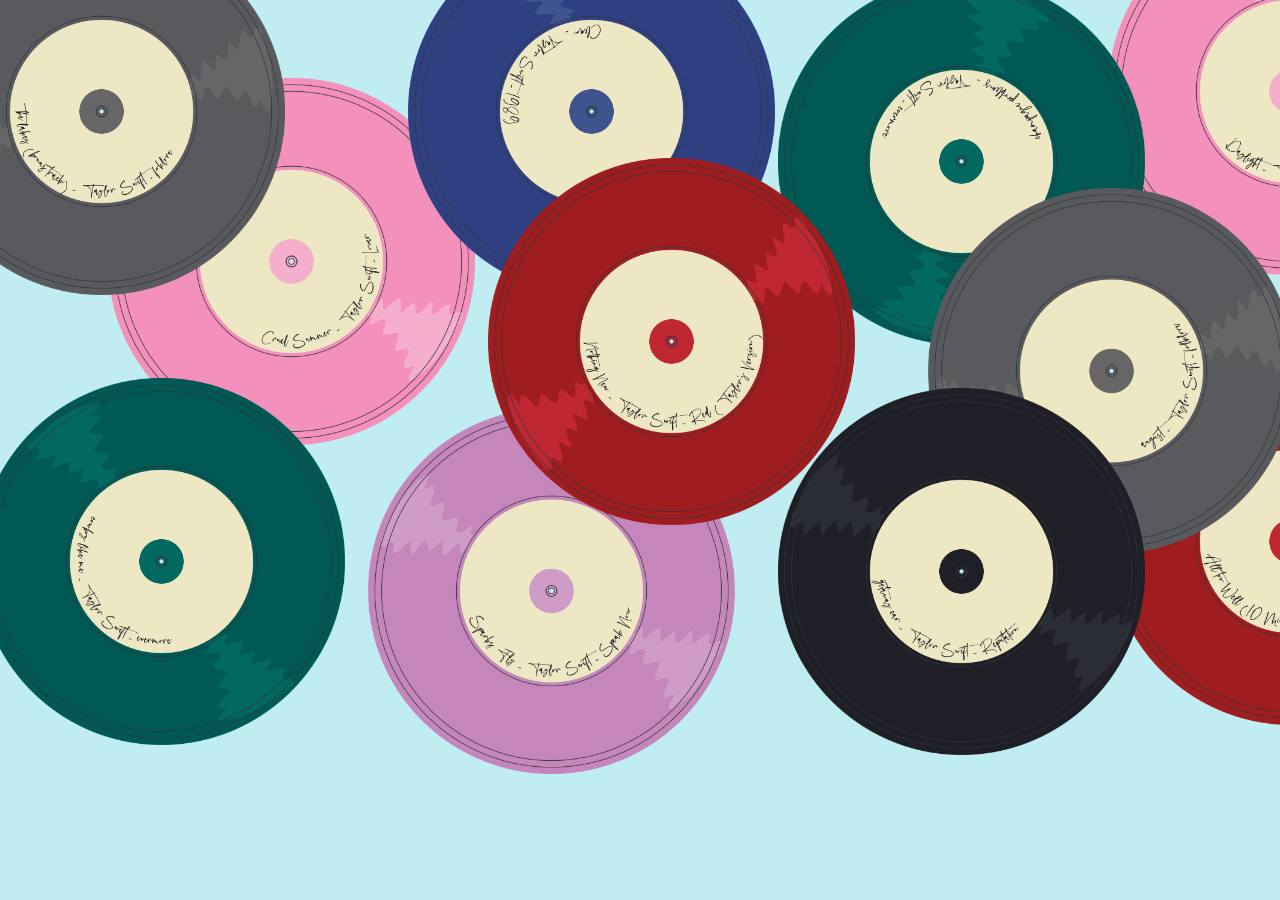
<file: index.html>
<!DOCTYPE html>
<html>
    <head>
		<meta charset="UTF-8">
		<title>A Song A Week</title>

	</head>

    <style>
        
          .parent {
            position: relative;
            top: 0;
            left: 0;
          }
          .image1 {
            position: absolute;
            width: 29%;
            top: 70px;
            left: 100px;;
          }
            .image1:hover {
                transform: scale(1.1)
          }
          .image2 {
            position: absolute;
            top: 0;
            left: 0;
            width: 29%;
            top: 400px;
            left: 360px;
          }
            .image2:hover {
                transform: scale(1.1)
          }
          .image3 {
            position: absolute;
            top: 0;
            left: 0;
            width: 29%;
            top: -100px;
            left: 1100px;
          }
            .image3:hover {
                transform: scale(1.1)
            }
          .image4 {
            position: absolute;
            top: 0;
            left: 0;
            width: 29%;
            top: 350px;
            left: 1100px;
          }
            .image4:hover {
                transform: scale(1.1)
            }
          .image5 {
            position: absolute;
            top: 0;
            left: 0;
            width: 29%;
            top: -30px;
            left: 770px;
          }
            .image5:hover {
                transform: scale(1.1)
            }
          .image6 {
            position: absolute;
            top: 0;
            left: 0;
            width: 29%;
            top: -80px;
            left: 400px;
          }
            .image6:hover {
                transform: scale(1.1)
            }
          .image7 {
            position: absolute;
            top: 0;
            left: 0;
            width: 29%;
            top: 180px;
            left: 920px;
          }
             .image7:hover {
                transform: scale(1.1)
            }
          .image8 {
            position: absolute;
            top: 0;
            left: 0;
            width: 29%;
            top: 380px;
            left: 770px;
          }
            .image8:hover {
                transform: scale(1.1)
            }
          .image9 {
            position: absolute;
            top: 0;
            left: 0;
            width: 29%;
            top: -80px;
            left: -90px;
          }
             .image9:hover {
                transform: scale(1.1)
            }
          .image10 {
            position: absolute;
            top: 0;
            left: 0;
            width: 29%;
            top: 370px;
            left: -30px;
          }
            .image10:hover {
                transform: scale(1.1)
            }
          .image11 {
            position: absolute;
            top: 0;
            left: 0;
            width: 29%;
            top: 150px;
            left: 480px;
          }
              .image11:hover {
                transform: scale(1.1)
            }

        </style>

  </head>

      <body style="background-color:#bfedf2;">
        <div class="parent">
          <img class="image1" src="images/intro-01.png">
          <img class="image2" src="images/intro-02.png" />
          <img class="image3" src="images/intro-03.png">
          <img class="image4" src="images/intro-04.png" />
          <img class="image5" src="images/intro-05.png">
          <img class="image6" src="images/intro-06.png" />
          <img class="image7" src="images/intro-07.png">
          <img class="image8" src="images/intro-08.png" />
          <a href=thelakes.html><img class="image9" src="images/intro-09.png"></a>
          <img class="image10" src="images/intro-10.png" />
          <img class="image11" src="images/intro-11.png">
        </div>
      </body>
        
</html>
</file>
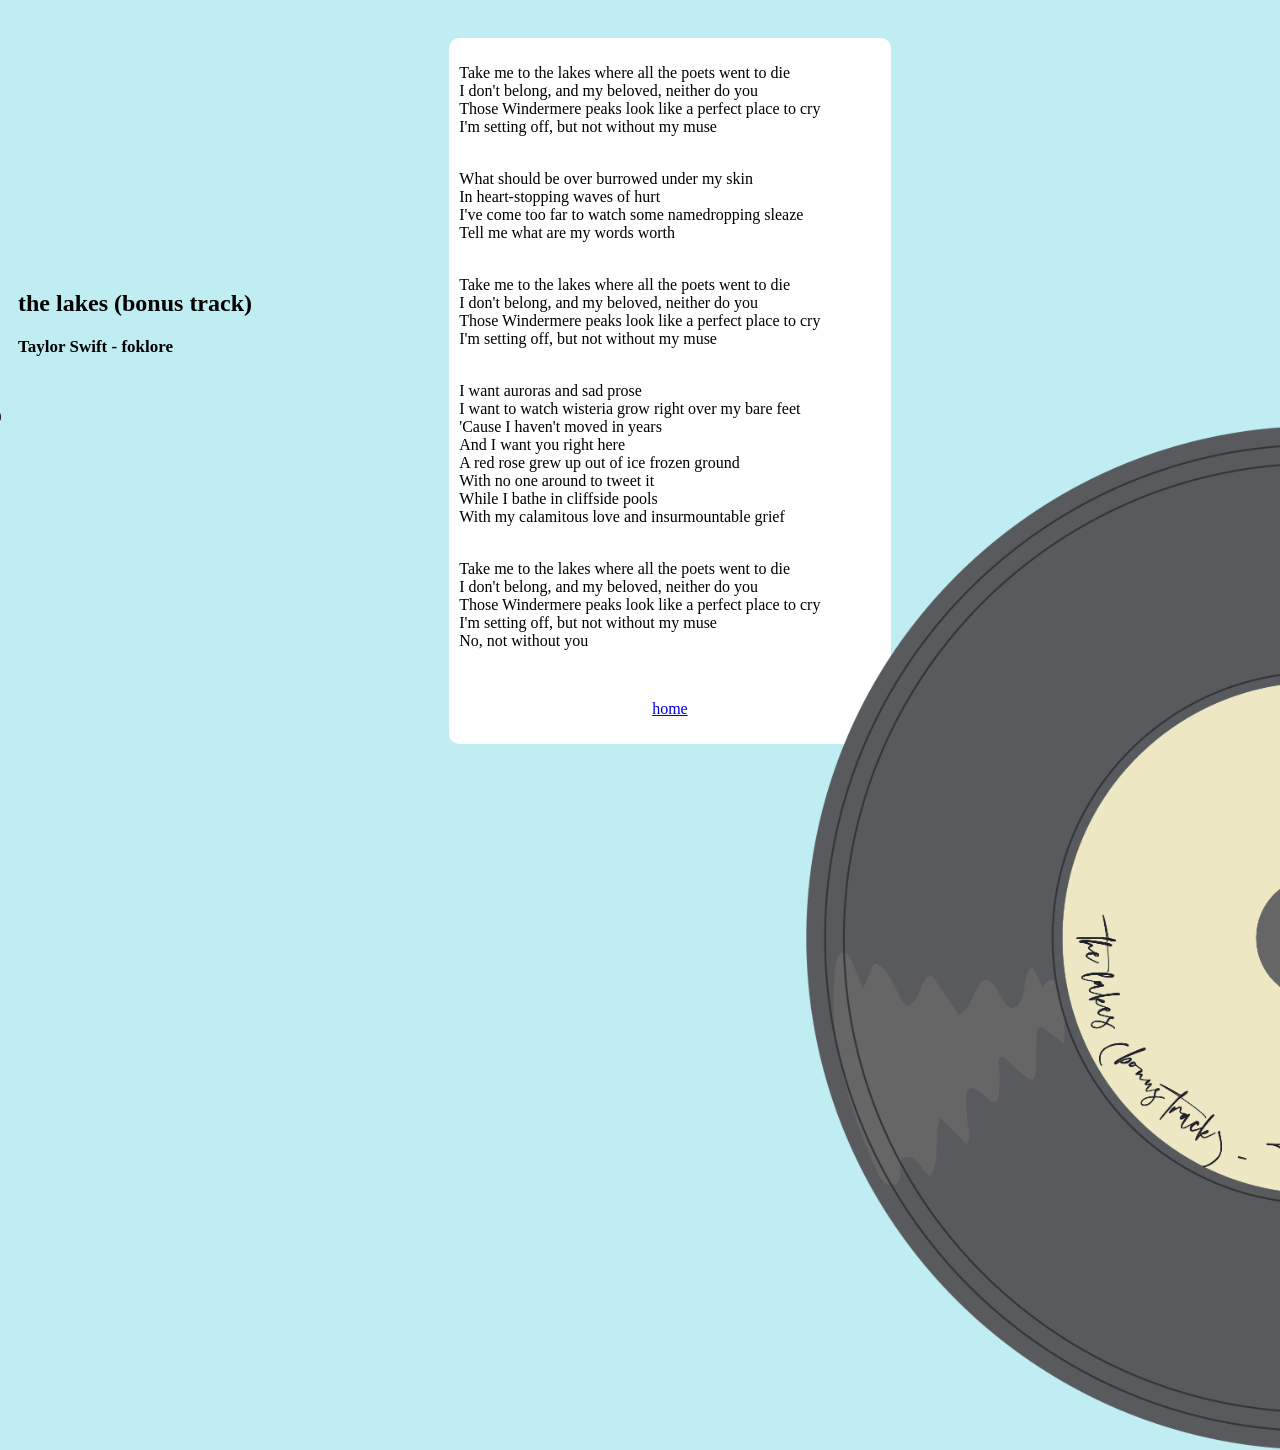
<file: thelakes.html>
<!DOCTYPE html>
<html>
<head>
    <title>A Song a Week</title>
    <meta name="viewport" content="width=device-width, initial-scale=1">
    <link rel="stylesheet" href="STYLE.CSS">
</head>

<body style="background-color:#bfedf2;">

    <article>
    <div class="column1">
        <br>
        <br>
        <br>
        <br>
        <br>
        <br>
        <br>
        <br>
        <br>
        <br>
        <br>
        <br>
        <br>
        <br>
        <h1 font="helvetica">the lakes (bonus track)</h1>
        <h2 style="font-size:17px;">Taylor Swift - foklore</h2>
   
    </div>
    <div class="column2">  
        <p>
            Take me to the lakes where all the poets went to die
            <br>I don't belong, and my beloved, neither do you
            <br>Those Windermere peaks look like a perfect place to cry
            <br>I'm setting off, but not without my muse
        </p>
        
        <p>
            <br>What should be over burrowed under my skin
            <br>In heart-stopping waves of hurt
            <br>I've come too far to watch some namedropping sleaze
            <br>Tell me what are my words worth
        </p>

        <p>
            <br>Take me to the lakes where all the poets went to die
            <br>I don't belong, and my beloved, neither do you
            <br>Those Windermere peaks look like a perfect place to cry
            <br>I'm setting off, but not without my muse
        </p>

        <p>
            <br>I want auroras and sad prose
            <br>I want to watch wisteria grow right over my bare feet
            <br>'Cause I haven't moved in years
            <br>And I want you right here
            <br>A red rose grew up out of ice frozen ground
            <br>With no one around to tweet it
            <br>While I bathe in cliffside pools
            <br>With my calamitous love and insurmountable grief
        </p>

        <p>
            <br>Take me to the lakes where all the poets went to die
            <br>I don't belong, and my beloved, neither do you
            <br>Those Windermere peaks look like a perfect place to cry
            <br>I'm setting off, but not without my muse
            <br>No, not without you
        </p>

        <p>
            <br>
            <center>
            <a href=index.html> home </a>
        </p>
    </div>
    </article>
    
    <div class="column1">
    </div>
    
    <img class="image9" src="images/intro-09.png"/>
        
    <div class="audio" controls autoplay muted>
    <audio controls>
            <source src="audio/thelakesaudio.mp3" type="audio/mp3">
        </audio>
    </div>





</body>
</html>
</file>
<file: STYLE.CSS>
.column1 
            {
            position: relative;
            float: left;
            width: 33.33%;
            padding: 10px;
            height: 300px;

            }

            .column2 
            {
            position: relative;
            margin-top: 30px;
            float: left;
            width: 33.33%;
            padding: 10px;
            background-color: #fff;
            border: #fff;
            border-radius: 10px;
            }

            .row:after 
            {
            display: table;
            clear: both;
            }

            .image9
            {
            position: absolute;
            right: -550px;
            bottom: -550px;
            rotate: -50;
            width: 80%;
            }

            .lyricbox
            {
            position: absolute;
            width: 30%;
            left: 460px;
            }

            .audio
            {
            position: absolute;
            right: 81.7%;
            top: 390px;
            }
</file>
